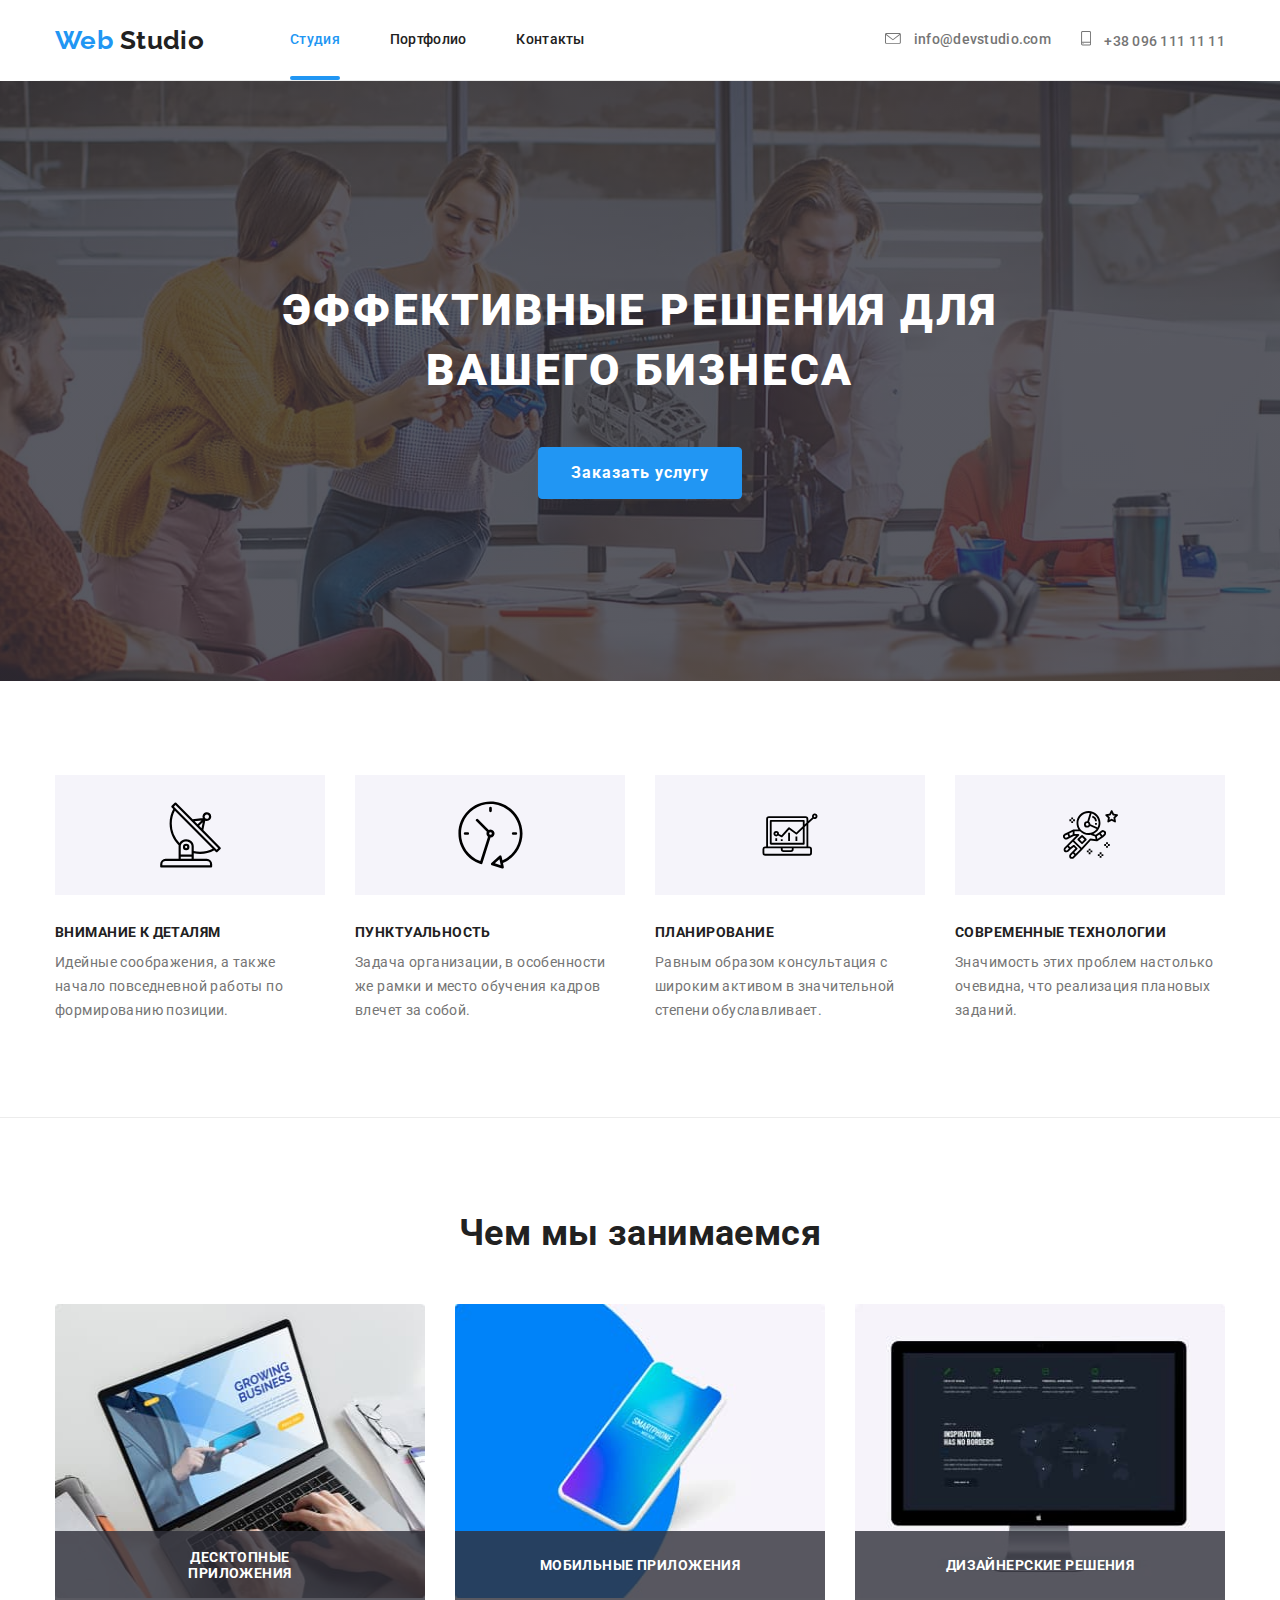
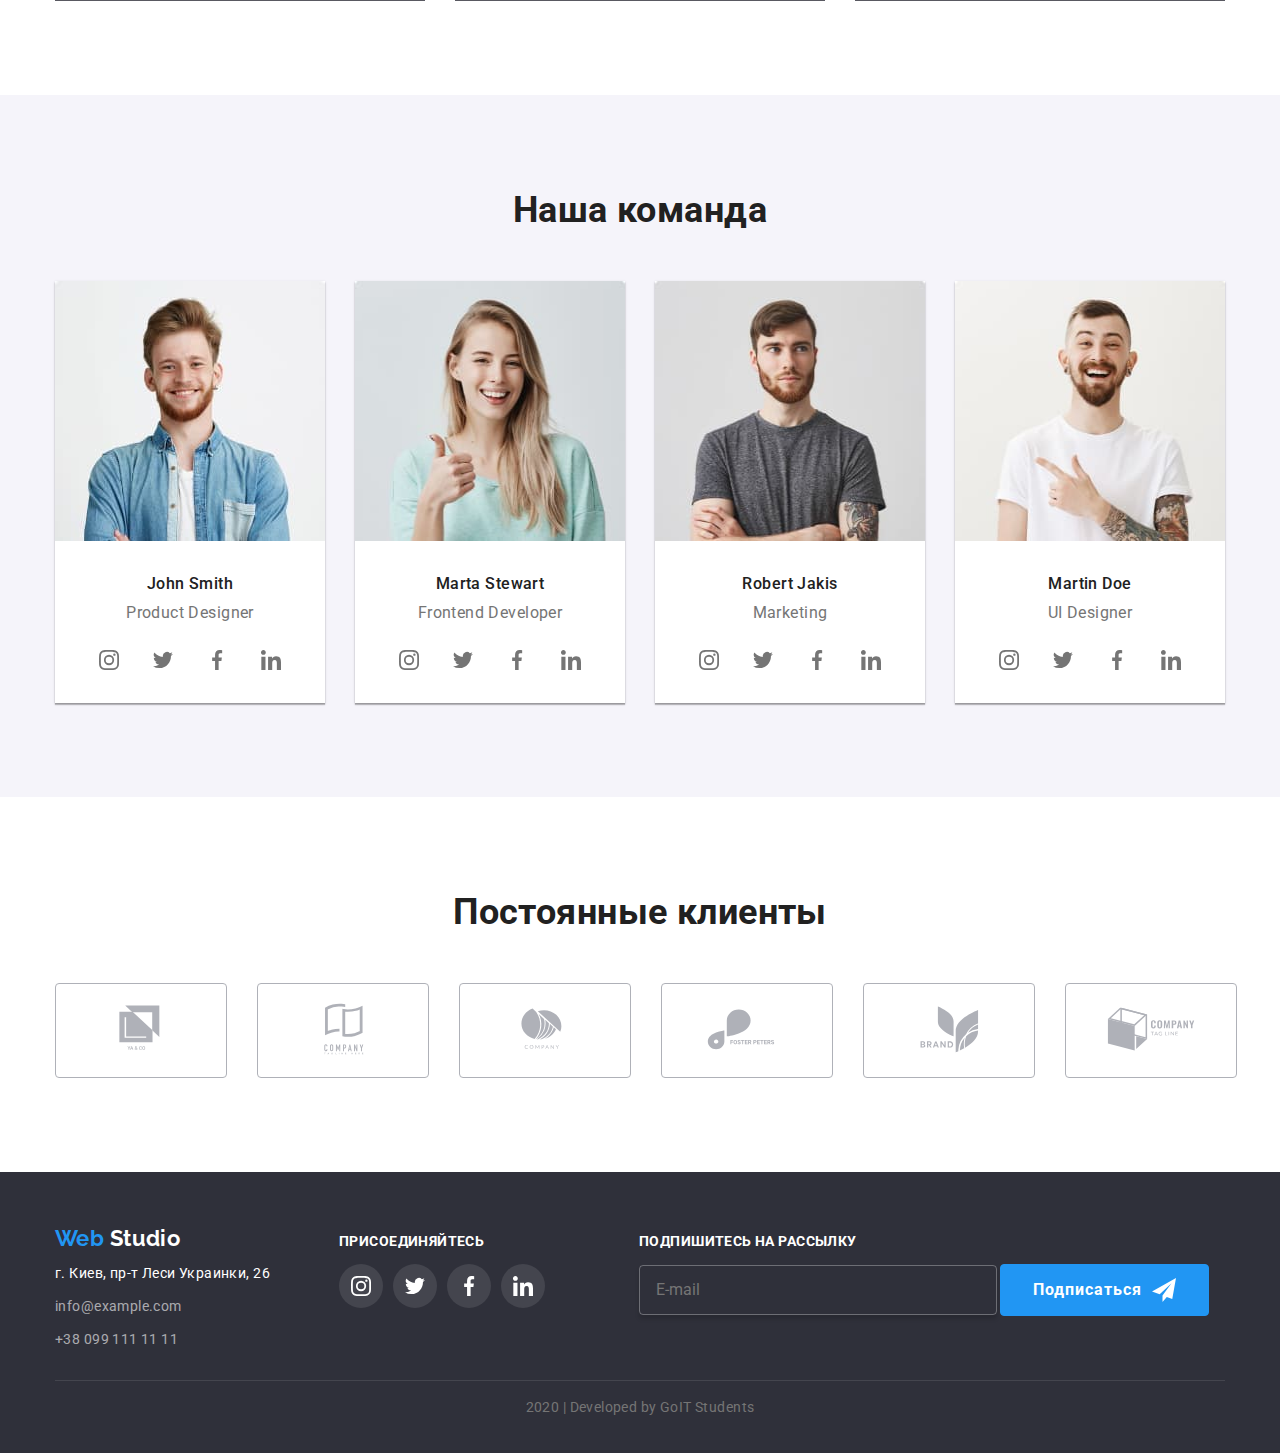
<file: index.html>
<!DOCTYPE html>
<html lang="ru">
  <head>
    <meta charset="UTF-8" />
    <meta name="viewport" content="width=device-width, initial-scale=1.0" />
    <title>WebStudio</title>
    <link
      href="https://fonts.googleapis.com/css2?family=Raleway:wght@700&family=Roboto:wght@400;500;700&display=swap"
      rel="stylesheet"
    />
    <link
      rel="stylesheet"
      href="https://cdnjs.cloudflare.com/ajax/libs/modern-normalize/0.6.0/modern-normalize.min.css"
    />
    <link rel="stylesheet" href="./css/styles.css" />
  </head>
  <body>
    <!--Header-->
    <header>
      <div class="container">
        <nav class="site-nav">
          <a class="logo" href="#" lang="en"
            ><span class="logo-accent">Web</span> Studio</a
          >
          <ul class="header-list">
            <li><a href="./index.html" class="link current">Студия</a></li>
            <li><a href="./portfolio.html" class="link">Портфолио</a></li>
            <li><a href="#" class="link">Контакты</a></li>
          </ul>
        </nav>
        <ul class="header-info">
          <li>
            <a href="mailto:info@devstudio.com" class="link-info"
              ><svg class="info-img" width="16" height="11">
                <use href="./images/sprite.svg#envelope"></use>
              </svg>
              info@devstudio.com</a
            >
          </li>
          <li>
            <a href="tel:+380961111111" class="link-info">
              <svg class="info-img" width="10" height="15">
                <use href="./images/sprite.svg#smartphone"></use>
              </svg>
              +38 096 111 11 11
            </a>
          </li>
        </ul>
      </div>
    </header>
    <main>
      <!--Hero-->
      <section class="hero">
        <div class="overlay">
          <h1 class="hero-title">эффективные решения для вашего бизнеса</h1>
          <button data-modal-open class="button">Заказать услугу</button>
        </div>
      </section>
      <!--Advantages-->
      <h2 class="advabtage-title">Преимущества</h2>
      <section class="section border-bottom">
        <div class="container">
          <ul class="advantage-list">
            <li class="advantage-item">
              <div class="advantage-frame">
                <svg class="advantage-img" width="65" height="70">
                  <use href="./images/sprite.svg#antenna"></use>
                </svg>
              </div>
              <h3 class="advantage-title">Внимание к деталям</h3>
              <p class="advantage-text">
                Идейные соображения, а также начало повседневной работы по
                формированию позиции.
              </p>
            </li>
            <li class="advantage-item">
              <div class="advantage-frame">
                <svg class="advantage-img" width="67" height="70">
                  <use href="./images/sprite.svg#clock"></use>
                </svg>
              </div>
              <h3 class="advantage-title">Пунктуальность</h3>
              <p class="advantage-text">
                Задача организации, в особенности же рамки и место обучения
                кадров влечет за собой.
              </p>
            </li>
            <li class="advantage-item">
              <div class="advantage-frame">
                <svg class="advantage-img" width="70" height="55">
                  <use href="./images/sprite.svg#diagram"></use>
                </svg>
              </div>
              <h3 class="advantage-title">Планирование</h3>
              <p class="advantage-text">
                Равным образом консультация с широким активом в значительной
                степени обуславливает.
              </p>
            </li>
            <li class="advantage-item">
              <div class="advantage-frame">
                <svg class="advantage-img" width="55" height="61">
                  <use href="./images/sprite.svg#astronaut"></use>
                </svg>
              </div>
              <h3 class="advantage-title">Современные технологии</h3>
              <p class="advantage-text">
                Значимость этих проблем настолько очевидна, что реализация
                плановых заданий.
              </p>
            </li>
          </ul>
        </div>
      </section>
      <!--Acivity-->
      <section class="section">
        <div class="container">
          <h2 class="activity-main-title">Чем мы занимаемся</h2>
          <ul class="activity-list">
            <li class="activity-item">
              <img
                src="./images/desktop.jpg"
                alt="Ноутбук"
                height="294"
                width="370"
              />
              <div class="activity-overlay">
                <h3 class="activity-title">Десктопные приложения</h3>
              </div>
            </li>
            <li class="activity-item">
              <img
                src="./images/mobile.jpg"
                alt="Телефон"
                height="294"
                width="370"
              />
              <div class="activity-overlay">
                <h3 class="activity-title">Мобильные приложения</h3>
              </div>
            </li>
            <li class="activity-item">
              <img
                src="./images/design.jpg"
                alt="Рабочий Стол"
                height="294"
                width="370"
              />
              <div class="activity-overlay">
                <h3 class="activity-title">Дизайнерские решения</h3>
              </div>
            </li>
          </ul>
        </div>
      </section>
      <!--Team-->
      <section class="section team">
        <div class="container">
          <h2 class="team-title">Наша команда</h2>
          <ul class="team-list">
            <li class="team-item">
              <img
                src="./images/john.jpg"
                alt="John Smith"
                height="260"
                width="278"
                class="team-img"
              />
              <h3 class="team-name">John Smith</h3>
              <p class="team-profession" lang="en">Product Designer</p>
              <ul class="social-list">
                <li class="social-item">
                  <a href="#" aria-label="Instagram">
                    <svg class="social-img" width="44" height="44">
                      <use href="./images/sprite.svg#instagram"></use>
                    </svg>
                  </a>
                </li>
                <li class="social-item">
                  <a href="#" aria-label="Twitter">
                    <svg class="social-img" width="44" height="44">
                      <use href="./images/sprite.svg#twitter"></use>
                    </svg>
                  </a>
                </li>
                <li class="social-item">
                  <a href="#" aria-label="Facebook">
                    <svg class="social-img" width="44" height="44">
                      <use href="./images/sprite.svg#facebook"></use>
                    </svg>
                  </a>
                </li>
                <li class="social-item">
                  <a href="#" aria-label="LimkedIn"
                    ><svg class="social-img" width="44" height="44">
                      <use href="./images/sprite.svg#linkedin"></use>
                    </svg>
                  </a>
                </li>
              </ul>
            </li>
            <li class="team-item">
              <img
                src="./images/marta.jpg"
                alt="Marta Stewart"
                height="260"
                width="278"
                class="team-img"
              />
              <h3 class="team-name">Marta Stewart</h3>
              <p class="team-profession" lang="en">Frontend Developer</p>
              <ul class="social-list">
                <li class="social-item">
                  <a href="#" aria-label="Instagram">
                    <svg class="social-img" width="44" height="44">
                      <use href="./images/sprite.svg#instagram"></use>
                    </svg>
                  </a>
                </li>
                <li class="social-item">
                  <a href="#" aria-label="Twitter">
                    <svg class="social-img" width="44" height="44">
                      <use href="./images/sprite.svg#twitter"></use>
                    </svg>
                  </a>
                </li>
                <li class="social-item">
                  <a href="#" aria-label="Facebook">
                    <svg class="social-img" width="44" height="44">
                      <use href="./images/sprite.svg#facebook"></use>
                    </svg>
                  </a>
                </li>
                <li class="social-item">
                  <a href="#" aria-label="LimkedIn"
                    ><svg class="social-img" width="44" height="44">
                      <use href="./images/sprite.svg#linkedin"></use>
                    </svg>
                  </a>
                </li>
              </ul>
            </li>
            <li class="team-item">
              <img
                src="./images/robert.jpg"
                alt="Robert Jakis"
                height="260"
                width="278"
                class="team-img"
              />
              <h3 class="team-name">Robert Jakis</h3>
              <p class="team-profession" lang="en">Marketing</p>
              <ul class="social-list">
                <li class="social-item">
                  <a href="#" aria-label="Instagram">
                    <svg class="social-img" width="44" height="44">
                      <use href="./images/sprite.svg#instagram"></use>
                    </svg>
                  </a>
                </li>
                <li class="social-item">
                  <a href="#" aria-label="Twitter">
                    <svg class="social-img" width="44" height="44">
                      <use href="./images/sprite.svg#twitter"></use>
                    </svg>
                  </a>
                </li>
                <li class="social-item">
                  <a href="#" aria-label="Facebook">
                    <svg class="social-img" width="44" height="44">
                      <use href="./images/sprite.svg#facebook"></use>
                    </svg>
                  </a>
                </li>
                <li class="social-item">
                  <a href="#" aria-label="LimkedIn"
                    ><svg class="social-img" width="44" height="44">
                      <use href="./images/sprite.svg#linkedin"></use>
                    </svg>
                  </a>
                </li>
              </ul>
            </li>
            <li class="team-item">
              <img
                src="./images/martin.jpg"
                alt="Martin Doe"
                height="260"
                width="278"
                class="team-img"
              />
              <h3 class="team-name">Martin Doe</h3>
              <p class="team-profession" lang="en">UI Designer</p>
              <ul class="social-list">
                <li class="social-item">
                  <a href="#" aria-label="Instagram">
                    <svg class="social-img" width="44" height="44">
                      <use href="./images/sprite.svg#instagram"></use>
                    </svg>
                  </a>
                </li>
                <li class="social-item">
                  <a href="#" aria-label="Twitter">
                    <svg class="social-img" width="44" height="44">
                      <use href="./images/sprite.svg#twitter"></use>
                    </svg>
                  </a>
                </li>
                <li class="social-item">
                  <a href="#" aria-label="Facebook">
                    <svg class="social-img" width="44" height="44">
                      <use href="./images/sprite.svg#facebook"></use>
                    </svg>
                  </a>
                </li>
                <li class="social-item">
                  <a href="#" aria-label="LimkedIn"
                    ><svg class="social-img" width="44" height="44">
                      <use href="./images/sprite.svg#linkedin"></use>
                    </svg>
                  </a>
                </li>
              </ul>
            </li>
          </ul>
        </div>
      </section>
      <!--Clients-->
      <section class="section">
        <div class="container">
          <h2 class="clients-title">Постоянные клиенты</h2>
          <ul class="client-list">
            <li class="client-item">
              <a href=""
                ><svg class="client-img" width="170" height="90">
                  <use href="./images/sprite.svg#client1"></use>
                </svg>
              </a>
            </li>
            <li class="client-item">
              <a href=""
                ><svg class="client-img" width="170" height="90">
                  <use href="./images/sprite.svg#client2"></use>
                </svg>
              </a>
            </li>
            <li class="client-item">
              <a href=""
                ><svg class="client-img" width="170" height="90">
                  <use href="./images/sprite.svg#client3"></use>
                </svg>
              </a>
            </li>
            <li class="client-item">
              <a href=""
                ><svg class="client-img" width="170" height="90">
                  <use href="./images/sprite.svg#client4"></use>
                </svg>
              </a>
            </li>
            <li class="client-item">
              <a href=""
                ><svg class="client-img" width="170" height="90">
                  <use href="./images/sprite.svg#client5"></use>
                </svg>
              </a>
            </li>
            <li class="client-item">
              <a href=""
                ><svg class="client-img" width="170" height="90">
                  <use href="./images/sprite.svg#client6"></use>
                </svg>
              </a>
            </li>
          </ul>
        </div>
      </section>
    </main>

    <!-- Footer -->
    <footer class="footer">
      <div class="container">
        <div class="footer-list">
          <div class="footer-address">
            <a class="logo-secondary" href="" lang="en"
              ><span class="logo-accent">Web</span> Studio</a
            >
            <address class="address">
              <div class="physical-address">
                г. Киев, пр-т Леси Украинки, 26
              </div>
              <div class="email-address">info@example.com</div>
              <div class="phone-address">+38 099 111 11 11</div>
            </address>
          </div>
          <div class="footer-social">
            <p class="social-title">присоединяйтесь</p>
            <ul class="social-list">
              <li class="social-item">
                <a href="#" aria-label="Instagram">
                  <svg class="social-img" width="44" height="44">
                    <use href="./images/sprite.svg#instagram"></use>
                  </svg>
                </a>
              </li>
              <li class="social-item">
                <a href="#" aria-label="Twitter">
                  <svg class="social-img" width="44" height="44">
                    <use href="./images/sprite.svg#twitter"></use>
                  </svg>
                </a>
              </li>
              <li class="social-item">
                <a href="#" aria-label="Facebook">
                  <svg class="social-img" width="44" height="44">
                    <use href="./images/sprite.svg#facebook"></use>
                  </svg>
                </a>
              </li>
              <li class="social-item">
                <a href="#" aria-label="LimkedIn"
                  ><svg class="social-img" width="44" height="44">
                    <use href="./images/sprite.svg#linkedin"></use>
                  </svg>
                </a>
              </li>
            </ul>
          </div>
          <div>
            <form>
              <label>
                <p class="social-title">Подпишитесь на рассылку</p>
                <input
                  type="email"
                  name="email"
                  class="signup-input"
                  placeholder="E-mail"
                />
              </label>
              <button type="submit" class="button">
                Подписаться
                <svg class="button-img" height="24" width="24">
                  <use href="./images/sprite.svg#send"></use>
                </svg>
              </button>
            </form>
          </div>
        </div>
        <p>2020 | Developed by GoIT Students</p>
      </div>
    </footer>
    <!-- Backdrop + modal -->
    <div class="backdrop is-hidden" data-modal>
      <form>
        <div class="modal">
          <p class="modal-title">Оставьте свои данные, мы вам перезвоним</p>
          <label class="form-field">
            <svg class="modal-img" height="18" width="18">
              <use href="./images/sprite.svg#person-black"></use>
            </svg>
            <input type="text" class="form-input" placeholder=" " />
            <span class="form-label">Имя</span>
          </label>
          <label class="form-field">
            <svg class="modal-img" height="18" width="18">
              <use href="./images/sprite.svg#phone-black"></use>
            </svg>
            <input type="tel" class="form-input" placeholder=" " />
            <span class="form-label">Телефон</span>
          </label>
          <label class="form-field">
            <svg class="modal-img" height="18" width="18">
              <use href="./images/sprite.svg#email-black"></use>
            </svg>
            <input type="email" class="form-input" placeholder=" " />
            <span class="form-label">Почта</span>
          </label>
          <label class="comment-field">
            <textarea
              name="comment"
              class="comment-area"
              placeholder=" "
            ></textarea>
            <span class="comment-label">Комментарий</span>
          </label>
          <label class="agreement"
            ><input type="checkbox" class="checkbox" />
            <span class="checkbox-icon"></span>
            Соглашаюсь с рассылкой и принимаю
            <a href="#" class="agreement-link">Условия договора</a>
          </label>
          <button class="button">Отправить</button>
          <button class="button-close" data-modal-close>
            <svg class="" height="18" width="18">
              <use href="./images/sprite.svg#close-black"></use>
            </svg>
          </button>
        </div>
      </form>
    </div>
    <script src="./js/modal.js"></script>
  </body>
</html>
</file>
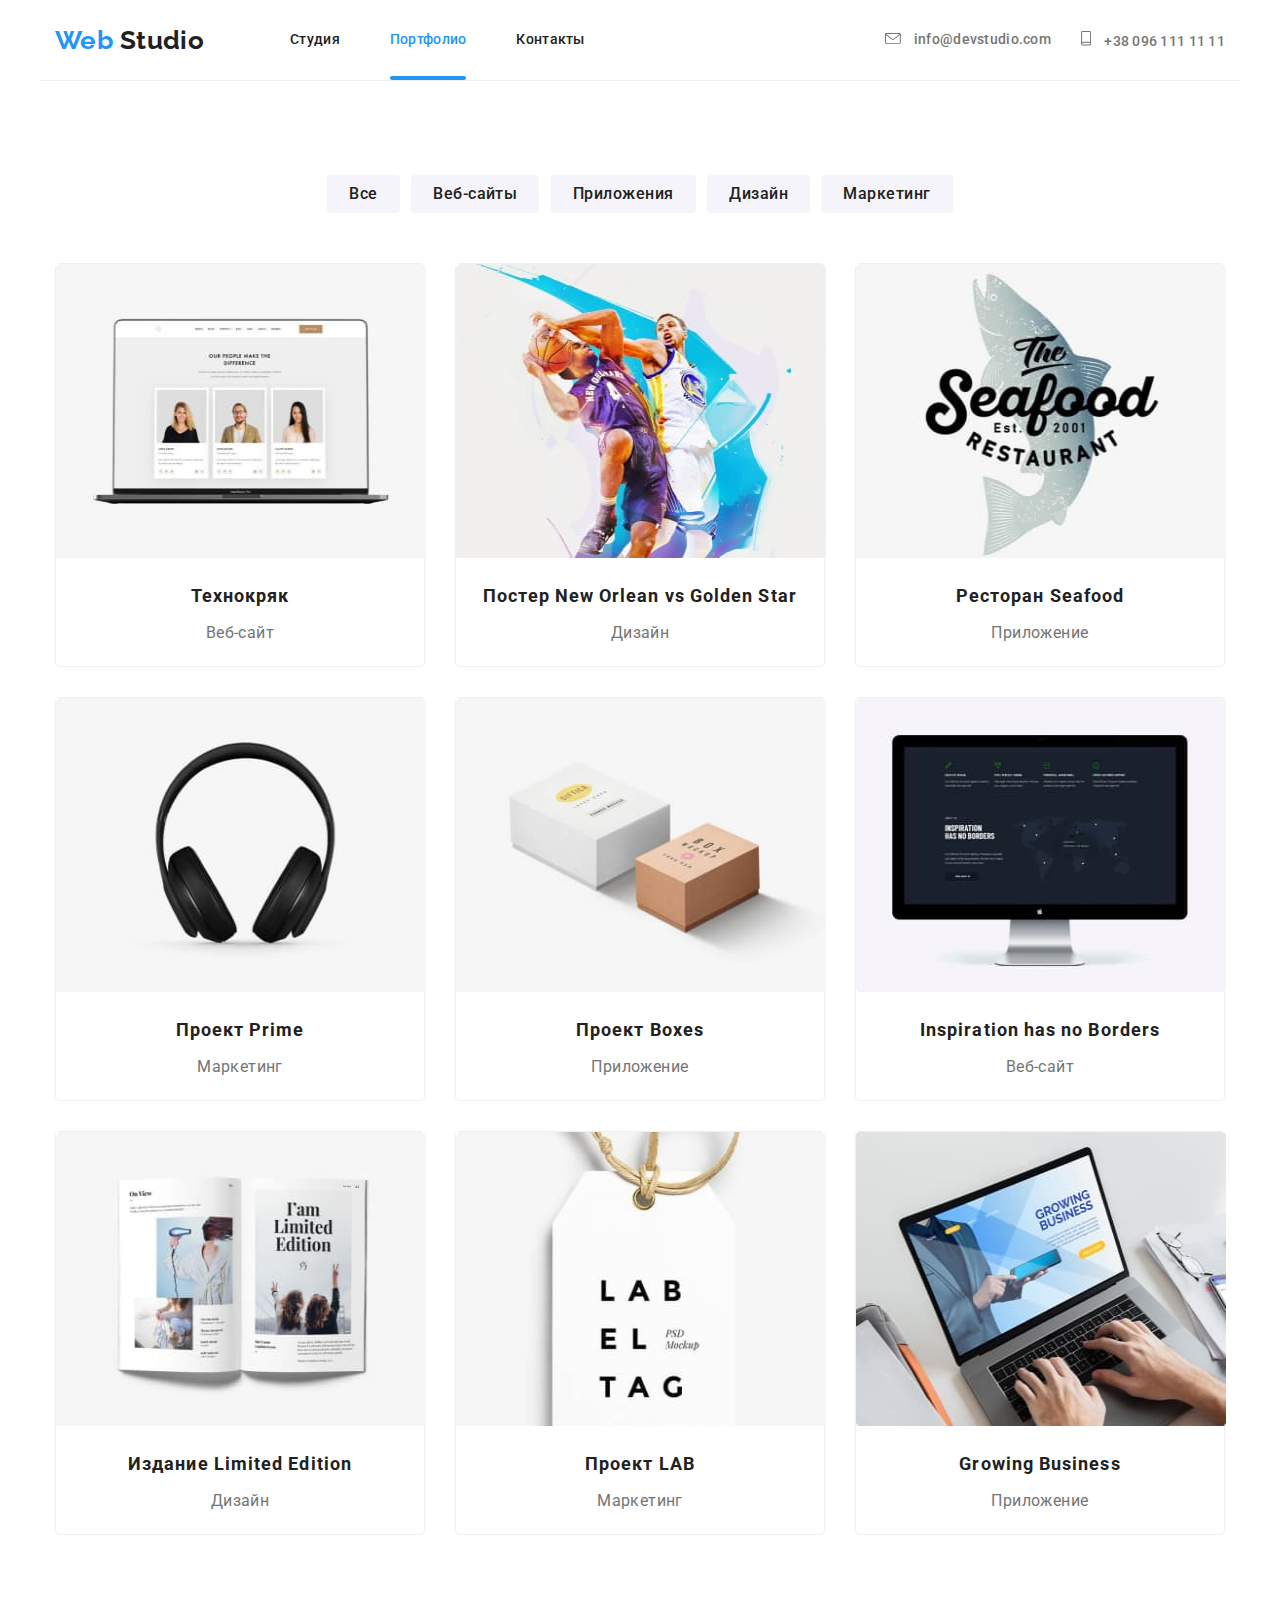
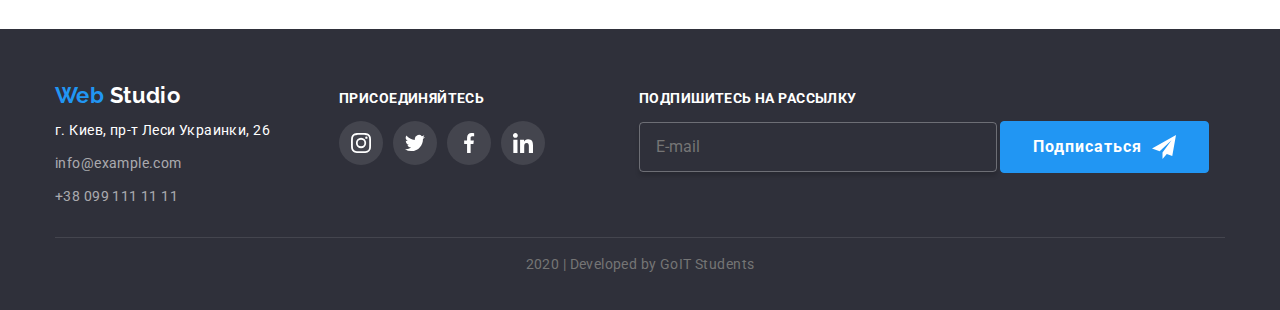
<file: portfolio.html>
<!DOCTYPE html>
<html lang="ru">
  <head>
    <meta charset="UTF-8" />
    <meta name="viewport" content="width=device-width, initial-scale=1.0" />
    <title>Document</title>
    <link
      href="https://fonts.googleapis.com/css2?family=Raleway:wght@700&family=Roboto:wght@400;500;700&display=swap"
      rel="stylesheet"
    />
    <link
      rel="stylesheet"
      href="https://cdnjs.cloudflare.com/ajax/libs/modern-normalize/0.6.0/modern-normalize.min.css"
    />
    <link rel="stylesheet" href="./css/styles.css" />
  </head>
  <body>
    <!--Header-->
    <header>
      <div class="container">
        <nav class="site-nav">
          <a class="logo" href="#" lang="en"
            ><span class="logo-accent">Web</span> Studio</a
          >
          <ul class="header-list">
            <li><a href="./index.html" class="link">Студия</a></li>
            <li>
              <a href="./portfolio.html" class="link current">Портфолио</a>
            </li>
            <li><a href="#" class="link">Контакты</a></li>
          </ul>
        </nav>
        <ul class="header-info">
          <li>
            <a href="mailto:info@devstudio.com" class="link-info"
              ><svg class="info-img" width="16" height="11">
                <use href="./images/sprite.svg#envelope"></use>
              </svg>
              info@devstudio.com</a
            >
          </li>
          <li>
            <a href="tel:+380961111111" class="link-info">
              <svg class="info-img" width="10" height="15">
                <use href="./images/sprite.svg#smartphone"></use>
              </svg>
              +38 096 111 11 11
            </a>
          </li>
        </ul>
      </div>
    </header>
    <main>
      <section class="section">
        <div class="container">
          <!-- Filters -->
          <div class="buttons">
            <button type="button" class="filter-button">Все</button>
            <button type="button" class="filter-button">Веб-сайты</button>
            <button type="button" class="filter-button">Приложения</button>
            <button type="button" class="filter-button">Дизайн</button>
            <button type="button" class="filter-button">Маркетинг</button>
          </div>
          <!-- List -->
          <ul class="project-list">
            <li class="project-item">
              <a href="#">
                <div class="project-wrap">
                  <img
                    src="./images/tehnohryak.jpg"
                    alt=""
                    class="project-img"
                  />
                  <div class="project-hover">
                    <p>
                      Технокряк это современная площадка распространения
                      коронавируса. Компании используют эту платформу для
                      цифрового шпионажа и атак на защищённые сервера
                      конкурентов.
                    </p>
                  </div>
                </div>
                <h3 class="project-name">Технокряк</h3>
                <p class="project-class">Веб-сайт</p></a
              >
            </li>
            <li class="project-item">
              <a href="#">
                <div class="project-wrap">
                  <img src="./images/poster.jpg" alt="" class="project-img" />
                  <div class="project-hover">
                    <p>
                      Классический текст-«рыба» (условный, зачастую
                      бессмысленный текст-заполнитель, вставляемый в макет
                      страницы).
                    </p>
                  </div>
                </div>
                <h3 class="project-name">Постер New Orlean vs Golden Star</h3>
                <p class="project-class">Дизайн</p></a
              >
            </li>
            <li class="project-item">
              <a href="#">
                <div class="project-wrap">
                  <img src="./images/seafood.jpg" alt="" class="project-img" />
                  <div class="project-hover">
                    <p>
                      Lorem ipsum dolor sit amet, eu errem eloquentiam pro.
                      Fuisset platonem postulant eos id, ut mazim legere pri,
                      nostrud debitis no usu.
                    </p>
                  </div>
                </div>
                <h3 class="project-name">Ресторан Seafood</h3>
                <p class="project-class">Приложение</p>
              </a>
            </li>
            <li class="project-item">
              <a href="#">
                <div class="project-wrap">
                  <img src="./images/prime.jpg" alt="" class="project-img" />
                  <div class="project-hover">
                    <p>
                      Reprimique eloquentiam ex has, at rebum tempor nec. Qui
                      molestiae conclusionemque ut. Quo denique theophrastus ea,
                      an his justo deseruisse.
                    </p>
                  </div>
                </div>
                <h3 class="project-name">Проект Prime</h3>
                <p class="project-class">Маркетинг</p></a
              >
            </li>
            <li class="project-item">
              <a href="#">
                <div class="project-wrap">
                  <img src="./images/boxes.jpg" alt="" class="project-img" />
                  <div class="project-hover">
                    <p>
                      Классический текст-«рыба» (условный, зачастую
                      бессмысленный текст-заполнитель, вставляемый в макет
                      страницы).
                    </p>
                  </div>
                </div>
                <h3 class="project-name">Проект Boxes</h3>
                <p class="project-class">Приложение</p></a
              >
            </li>
            <li class="project-item">
              <a href="#">
                <div class="project-wrap">
                  <img src="./images/design.jpg" alt="" class="project-img" />
                  <div class="project-hover">
                    <p>
                      Lorem ipsum dolor sit amet, eu errem eloquentiam pro.
                      Fuisset platonem postulant eos id, ut mazim legere pri,
                      nostrud debitis no usu.
                    </p>
                  </div>
                </div>
                <h3 class="project-name">Inspiration has no Borders</h3>
                <p class="project-class">Веб-сайт</p></a
              >
            </li>
            <li class="project-item">
              <a href="#">
                <div class="project-wrap">
                  <img
                    src="./images/limited-edition.jpg"
                    alt=""
                    class="project-img"
                  />
                  <div class="project-hover">
                    <p>
                      Reprimique eloquentiam ex has, at rebum tempor nec. Qui
                      molestiae conclusionemque ut. Quo denique theophrastus ea,
                      an his justo deseruisse.
                    </p>
                  </div>
                </div>
                <h3 class="project-name">Издание Limited Edition</h3>
                <p class="project-class">Дизайн</p></a
              >
            </li>
            <li class="project-item">
              <a href="#">
                <div class="project-wrap">
                  <img src="./images/lab.jpg" alt="" class="project-img" />
                  <div class="project-hover">
                    <p>
                      Классический текст-«рыба» (условный, зачастую
                      бессмысленный текст-заполнитель, вставляемый в макет
                      страницы).
                    </p>
                  </div>
                </div>
                <h3 class="project-name">Проект LAB</h3>
                <p class="project-class">Маркетинг</p></a
              >
            </li>
            <li class="project-item">
              <a href="#">
                <div class="project-wrap">
                  <img src="./images/desktop.jpg" alt="" class="project-img" />
                  <div class="project-hover">
                    <p>
                      Lorem ipsum dolor sit amet, eu errem eloquentiam pro.
                      Fuisset platonem postulant eos id, ut mazim legere pri,
                      nostrud debitis no usu.
                    </p>
                  </div>
                </div>
                <h3 class="project-name">Growing Business</h3>
                <p class="project-class">Приложение</p></a
              >
            </li>
          </ul>
        </div>
      </section>
    </main>
    <!-- Footer -->
    <footer class="footer">
      <div class="container">
        <div class="footer-list">
          <div class="footer-address">
            <a class="logo-secondary" href="" lang="en"
              ><span class="logo-accent">Web</span> Studio</a
            >
            <address class="address">
              <div class="physical-address">
                г. Киев, пр-т Леси Украинки, 26
              </div>
              <div class="email-address">info@example.com</div>
              <div class="phone-address">+38 099 111 11 11</div>
            </address>
          </div>
          <div class="footer-social">
            <p class="social-title">присоединяйтесь</p>
            <ul class="social-list">
              <li class="social-item">
                <a href="#" aria-label="Instagram">
                  <svg class="social-img" width="44" height="44">
                    <use href="./images/sprite.svg#instagram"></use>
                  </svg>
                </a>
              </li>
              <li class="social-item">
                <a href="#" aria-label="Twitter">
                  <svg class="social-img" width="44" height="44">
                    <use href="./images/sprite.svg#twitter"></use>
                  </svg>
                </a>
              </li>
              <li class="social-item">
                <a href="#" aria-label="Facebook">
                  <svg class="social-img" width="44" height="44">
                    <use href="./images/sprite.svg#facebook"></use>
                  </svg>
                </a>
              </li>
              <li class="social-item">
                <a href="#" aria-label="LimkedIn"
                  ><svg class="social-img" width="44" height="44">
                    <use href="./images/sprite.svg#linkedin"></use>
                  </svg>
                </a>
              </li>
            </ul>
          </div>
          <div>
            <p class="social-title">Подпишитесь на рассылку</p>
            <form>
              <label>
                <input
                  type="email"
                  name="email"
                  class="signup-input"
                  placeholder="E-mail"
                />
              </label>
              <button type="submit" class="button">
                Подписаться
                <svg class="button-img" height="24" width="24">
                  <use href="./images/sprite.svg#send"></use>
                </svg>
              </button>
            </form>
          </div>
        </div>
        <p>2020 | Developed by GoIT Students</p>
      </div>
    </footer>
  </body>
</html>
</file>
<file: css/styles.css>
:root {
  --primary-text-color: #757575;
  --main-title-color: #212121;
  --accent-text-color: #2196f3;
}
body {
  color: var(--primary-text-color);
  background-color: #ffffff;
  font-family: Roboto;
  font-size: 14px;
  font-weight: 400;
  letter-spacing: 0.03em;
}
ul {
  list-style: none;
  padding: 0;
  margin: 0;
}
.container {
  width: 1200px;
  padding: 0 15px;
  margin: 0 auto;
  text-align: center;
}
.section.border-bottom {
  border-bottom: 1px solid #ececec;
}
.section {
  padding-bottom: 94px;
  padding-top: 94px;
}
/* logo */
.logo {
  margin-right: 86px;
  color: var(--main-title-color);
  text-decoration: none;
  font-family: Raleway;
  font-weight: 700;
  font-size: 26px;
  line-height: 1.19;
}
.logo-secondary {
  display: block;
  margin-bottom: 10px;
  color: #ffffff;
  text-decoration: none;
  font-family: Raleway;
  font-weight: 700;
  font-size: 22px;
  line-height: 1.18;
}
.logo-accent {
  color: #2196f3;
}
/* header */
header .container {
  display: flex;
}
.site-nav {
  display: flex;
  align-items: center;
  margin-right: auto;
}
.header-list {
  display: flex;
}
.header-list li:not(:last-child) {
  margin-right: 50px;
}
.header-info {
  display: flex;
  align-items: center;
}
.header-info li:not(:last-child) {
  margin-right: 30px;
}
.header-info li {
  display: flex;
  align-items: center;
}
.info-img {
  margin-right: 10px;
  fill: currentColor;
}
header .link {
  display: block;
  padding: 32px 0;
  font-family: inherit;
  font-weight: 500;
  line-height: 1.14;
  letter-spacing: 0.02em;
  color: var(--main-title-color);
  text-decoration: none;
  transition: color 250ms cubic-bezier(0.4, 0, 0.2, 1);
}
header .link.current {
  position: relative;
  color: var(--accent-text-color);
}
.link.current::after {
  position: absolute;
  content: '';
  display: block;
  bottom: 0;
  width: 100%;
  height: 4px;
  border-radius: 2px;
  background-color: var(--accent-text-color);
}

header .link-info {
  font-family: inherit;
  font-weight: 500;
  line-height: 1.14;
  letter-spacing: 0.02em;
  color: var(--primary-text-color);
  text-decoration: none;
  transition: color 250ms cubic-bezier(0.4, 0, 0.2, 1);
}
header .link:hover,
header .link:focus {
  color: var(--accent-text-color);
}
header .link-info:hover,
header .link-info:focus {
  color: var(--accent-text-color);
}
header .container {
  border-bottom: 1px solid #ececec;
}
/* footer */
.footer {
  background-color: #2f303a;
}
footer .container {
  padding-bottom: 24px;
}
.footer-list {
  display: flex;
  text-align: start;
  align-items: baseline;
  border-bottom: 1px solid rgba(255, 255, 255, 0.1);
  padding: 48px 0px 28px;
  margin-bottom: 18px;
}
.address {
  display: block;
  font-style: normal;
  font-weight: 400;
  line-height: 1.71;
  letter-spacing: 0.03em;
  color: rgba(255, 255, 255, 0.6);
}
.physical-address {
  margin-bottom: 9px;
  margin-right: 69px;
  color: #ffffff;
}
.footer-social {
  margin-right: 94px;
}
.social-title {
  font-weight: 700;
  font-size: 14px;
  line-height: 1.14;
  text-transform: uppercase;
  color: #ffffff;
}
.footer-social .social-img {
  fill: #ffffff;
  background-color: rgba(255, 255, 255, 0.1);
  border-radius: 50%;
}
.email-address {
  margin-bottom: 9px;
}
.social-list {
  display: flex;
  justify-content: center;
}
.social-item:not(:last-child) {
  margin-right: 10px;
}
.button {
  display: inline-flex;
  border-radius: 4px;
  padding: 10px 32px;

  color: #ffffff;
  background-color: var(--accent-text-color);
  border: 1px solid #2196f3;

  font-weight: 700;
  font-size: 16px;
  line-height: 30px;
  text-align: center;
  letter-spacing: 0.06em;
  text-decoration: none;
  align-items: center;
  transition: color 250ms cubic-bezier(0.4, 0, 0.2, 1),
    background-color 250ms cubic-bezier(0.4, 0, 0.2, 1);
  cursor: pointer;
}
.button:hover,
.button:focus {
  color: var(--accent-text-color);
  background-color: #ffffff;
}
.button-img {
  display: inline-flex;
  margin-left: 10px;
  fill: currentColor;
}
.signup-input {
  width: 358px;
  padding: 14px 16px;
  font-size: 16px;
  line-height: 1.25;
  color: rgba(255, 255, 255, 0.6);
  background-color: inherit;
  border: 1px solid rgba(255, 255, 255, 0.3);
  box-shadow: 0px 4px 4px rgba(0, 0, 0, 0.15);
  border-radius: 4px;
}
.signup-input:hover,
.signup-input:focus {
  outline: none;
}

/* Studio-page */
/* hero */
.hero {
  text-align: center;
  display: flex;
  justify-content: center;
}
.overlay {
  max-width: 1600px;
  height: 600px;
  padding: 200px 237px;
  background-image: linear-gradient(
      rgba(47, 48, 58, 0.8),
      rgba(47, 48, 58, 0.8)
    ),
    url('../images/hero.jpg');
  background-repeat: no-repeat;
  background-position: center;
  background-size: cover;
}
.hero-title {
  margin-top: 0;
  margin-bottom: 46px;
  font-weight: 900;
  font-size: 44px;
  line-height: 1.36;
  letter-spacing: 0.06em;
  text-transform: uppercase;
  color: #ffffff;
}

/* advantages */
.advabtage-title {
  position: absolute;
  width: 1px;
  height: 1px;
  margin: -1px;
  border: 0;
  padding: 0;
  clip: rect(0 0 0 0);
  overflow: hidden;
}
.advantage-list {
  display: flex;
}
.advantage-item {
  width: calc((100%-90px) / 4);
  text-align: start;
}
.advantage-item:not(:last-child) {
  margin-right: 30px;
}
.advantage-frame {
  display: flex;
  margin-bottom: 30px;
  width: 270px;
  height: 120px;
  background: #f5f4fa;
  justify-content: center;
  align-items: center;
}
.advantage-img {
  display: inline-block;
}
.advantage-title {
  margin-top: 0;
  margin-bottom: 10px;

  font-weight: 700;
  font-size: inherit;
  line-height: 1.14;
  text-transform: uppercase;
  color: var(--main-title-color);
}
.advantage-text {
  margin-top: 0;
  margin-bottom: 0;
  line-height: 1.71;
}
.activity-main-title {
  margin-top: 0;
  margin-bottom: 50px;
  font-weight: 700;
  font-size: 36px;
  line-height: 1.17;
  text-align: center;
  color: var(--main-title-color);
}
.activity-list {
  display: flex;
}
.activity-item:not(:last-child) {
  margin-right: 30px;
}
.activity-item {
  position: relative;
}
.activity-overlay {
  position: absolute;
  bottom: 0px;
  width: 100%;
  height: 70px;
  background-color: rgba(47, 48, 58, 0.8);
}
.activity-title {
  position: absolute;
  top: 50%;
  left: 50%;
  margin: 0;
  transform: translate(-50%, -50%);
  width: 205px;
  font-weight: 700;
  font-size: inherit;
  line-height: 1.14;
  text-align: center;
  text-transform: uppercase;
  color: #ffffff;
}
/* team */
.section.team {
  background-color: #f5f4fa;
}
.team-title {
  margin-top: 0;
  margin-bottom: 50px;
  font-weight: 700;
  font-size: 36px;
  line-height: 1.17;
  text-align: center;
  color: var(--main-title-color);
}
.team-list {
  display: flex;
}
.team-item {
  width: 270px;
  height: 422px;
  background: #ffffff;
  box-shadow: 0px 2px 1px rgba(0, 0, 0, 0.2), 0px 1px 1px rgba(0, 0, 0, 0.14),
    0px 1px 3px rgba(0, 0, 0, 0.12);
}
.team-item:not(:last-child) {
  margin-right: 30px;
}
.team-img {
  width: 270px;
  display: inline-block;
  margin-bottom: 30px;
}

.team-name {
  margin-top: 0;
  margin-bottom: 10px;
  font-weight: 500;
  font-size: 16px;
  line-height: 1.19;
  color: var(--main-title-color);
}
.team-profession {
  margin-top: 0;
  margin-bottom: 16px;
  font-size: 16px;
  line-height: 1.19;
}
.social-img {
  fill: #757575;
  border-radius: 50%;
  transition: fill 250ms cubic-bezier(0.4, 0, 0.2, 1),
    background-color 250ms cubic-bezier(0.4, 0, 0.2, 1);
}
.social-img:hover {
  fill: #ffffff;
  background-color: var(--accent-text-color);
}
/* clients */
.clients-title {
  margin-top: 0;
  margin-bottom: 50px;
  font-size: 36px;
  line-height: 1.17;
  text-align: center;
  color: var(--main-title-color);
}
.client-list {
  display: flex;
}
.client-item {
  color: #afb1b8;
  border: 1px solid #afb1b8;
  border-radius: 4px;
  transition: border-radius 250ms cubic-bezier(0.4, 0, 0.2, 1);
}
.client-item:not(:last-child) {
  margin-right: 30px;
}
.client-item:hover {
  border: 1px solid var(--accent-text-color);
}
.client-link {
  color: #afb1b8;
}
.client-img {
  fill: #afb1b8;
  transition: fill 250ms cubic-bezier(0.4, 0, 0.2, 1);
}
.client-img:hover {
  fill: var(--accent-text-color);
}
/* Backdrop + modal */
.backdrop {
  position: fixed;
  top: 0px;
  left: 0px;
  width: 100%;
  height: 100%;
  background: rgba(0, 0, 0, 0.2);
  opacity: 1;
  transition: opacity 250ms cubic-bezier(0.4, 0, 0.2, 1);
}
.backdrop.is-hidden {
  opacity: 0;
  pointer-events: none;
}
.backdrop.is-hidden .modal {
  transform: translate(-50%, -50%) scale(1.2);
}
.modal {
  position: absolute;
  display: flex;
  flex-direction: column;
  align-items: center;
  top: 50%;
  left: 50%;
  transform: translate(-50%, -50%) scale(1);
  transition: transform 250ms cubic-bezier(0.4, 0, 0.2, 1);

  padding: 40px;
  width: 528px;
  height: 581px;
  background: #ffffff;
  box-shadow: 0px 2px 1px rgba(0, 0, 0, 0.2), 0px 1px 1px rgba(0, 0, 0, 0.14),
    0px 1px 3px rgba(0, 0, 0, 0.12);
  border-radius: 4px;
}
.button-close {
  position: absolute;
  top: 0;
  right: 0;
  transform: translate(50%, -50%);
  background-color: #fff;
  height: 30px;
  width: 30px;
  padding: 0;
  border-radius: 50%;
  border: 1px solid white;
  box-shadow: 0px 2px 1px rgba(0, 0, 0, 0.2), 0px 1px 1px rgba(0, 0, 0, 0.14),
    0px 1px 3px rgba(0, 0, 0, 0.12);
  cursor: pointer;
}
.modal-title {
  font-weight: 700;
  font-size: 20px;
  line-height: 1.15;
  color: var(--main-title-color);
  margin: 0px 0px 30px;
}
.form-field {
  position: relative;
  width: 100%;
  margin-bottom: 28px;
}
.form-input {
  width: 100%;
  padding: 12px 42px;
  border: 1px solid rgba(33, 33, 33, 0.2);
  border-radius: 4px;
  font-size: 14px;
  line-height: 1.14;
  letter-spacing: 0.01em;

  color: var(--primary-text-color);
}
.form-field:focus-within .form-input {
  border-color: var(--accent-text-color);
  outline: 1px solid var(--accent-text-color);
}
.form-field:focus-within .modal-img {
  fill: var(--accent-text-color);
}
.form-field:focus-within .form-label {
  transform: translate(-26px, -32px);
  color: var(--accent-text-color);
}
.modal-img {
  position: absolute;
  top: 11px;
  left: 16px;
}
.form-input:not(:placeholder-shown) + .form-label {
  transform: translate(-26px, -32px);
  color: var(--accent-text-color);
}
.form-label {
  position: absolute;
  top: 12px;
  left: 42px;
  transition: transform 250ms cubic-bezier(0.4, 0, 0.2, 1);
}
.comment-area {
  width: 448px;
  height: 120px;
  margin-bottom: 20px;
  resize: none;
  border-radius: 4px;
  padding: 12px 16px;
}
.comment-area:focus-within {
  outline: 2px solid var(--accent-text-color);
}
.comment-field {
  position: relative;
}
.comment-field:focus-within .comment-label {
  transform: translateY(-32px);
  color: var(--accent-text-color);
}
.comment-label {
  position: absolute;
  top: 12px;
  left: 16px;
  color: #757575;
  transition: transform 250ms cubic-bezier(0.4, 0, 0.2, 1);
}
.comment-area:not(:placeholder-shown) + .comment-label {
  transform: translateY(-32px);
  color: var(--accent-text-color);
}
.agreement {
  display: flex;
  align-items: center;
  margin-bottom: 30px;
}
.checkbox {
  position: absolute;
  width: 1px;
  height: 1px;
  margin: -1px;
  border: 0;
  padding: 0;
  clip: rect(0 0 0 0);
  overflow: hidden;
}
.checkbox-icon {
  display: inline-block;
  width: 15px;
  height: 15px;
  border: 2px solid var(--main-title-color);
  border-radius: 4px;
  margin-right: 8px;
}
.checkbox:checked + .checkbox-icon {
  border-color: var(--accent-text-color);
  background-color: var(--accent-text-color);
  background-image: url(../images/check.svg);
  background-size: contain;
  background-origin: border-box;
}
.agreement-link {
  color: var(--accent-text-color);
  margin-left: 3px;
}

/* Portfolio-page */
.buttons {
  margin-bottom: 50px;
}
.filter-button:not(:last-child) {
  margin-right: 8px;
}
.filter-button {
  padding: 6px 22px;
  font-weight: 500;
  font-size: 16px;
  line-height: 1.63;
  text-align: center;
  letter-spacing: 0.03em;
  color: #212121;
  background: #f5f4fa;
  border: none;
  border-radius: 4px;
  transition: background-color 250ms cubic-bezier(0.4, 0, 0.2, 1),
    color 250ms cubic-bezier(0.4, 0, 0.2, 1);
}
.filter-button:focus,
.filter-button:hover {
  color: #ffffff;
  background-color: var(--accent-text-color);
}
.project-list {
  display: flex;
  flex-wrap: wrap;
}
.project-item {
  width: 370px;
  height: 404px;
  border: 1px solid #eeeeee;
  border-radius: 5px;
  transition: box-shadow 250ms cubic-bezier(0.4, 0, 0.2, 1);
}
.project-item:hover {
  box-shadow: 1px 4px 6px rgba(0, 0, 0, 0.16), 0px 4px 4px rgba(0, 0, 0, 0.06),
    0px 1px 1px rgba(0, 0, 0, 0.12);
}
.project-item:not(:nth-child(3n)) {
  margin-right: 30px;
}
.project-item:not(:nth-last-child(-n + 3)) {
  margin-bottom: 30px;
}
.filter-button {
  font-weight: 500;
  font-size: 16px;
  line-height: 1.63;
  text-align: center;
  color: var(--main-title-color);
  cursor: pointer;
}
.project-item a {
  text-decoration: none;
}
.project-img {
  width: 370px;
  height: 294px;
}
.project-hover p {
  margin: 0px;
  font-size: 18px;
  line-height: 1.56;
  color: #ffffff;
}
.project-wrap {
  position: relative;
  margin-bottom: 20px;
  width: 370px;
  height: 294px;
  overflow: hidden;
}
.project-hover {
  position: absolute;
  bottom: 0px;
  width: 100%;
  height: 100%;
  padding: 63px 23px;
  background-color: rgba(33, 150, 243, 0.9);
  transform: translateY(100%);
  transition: transform 250ms cubic-bezier(0.4, 0, 0.2, 1);
}
.project-item:hover .project-hover {
  transform: translateY(0);
}
.project-name {
  margin-top: 0;
  margin-bottom: 4px;
  font-weight: 700;
  font-size: 18px;
  line-height: 2;
  letter-spacing: 0.06em;
  color: var(--main-title-color);
}
.project-class {
  margin-top: 0;
  margin-bottom: 20px;
  font-size: 16px;
  line-height: 1.88;
  color: var(--primary-text-color);
}
</file>
